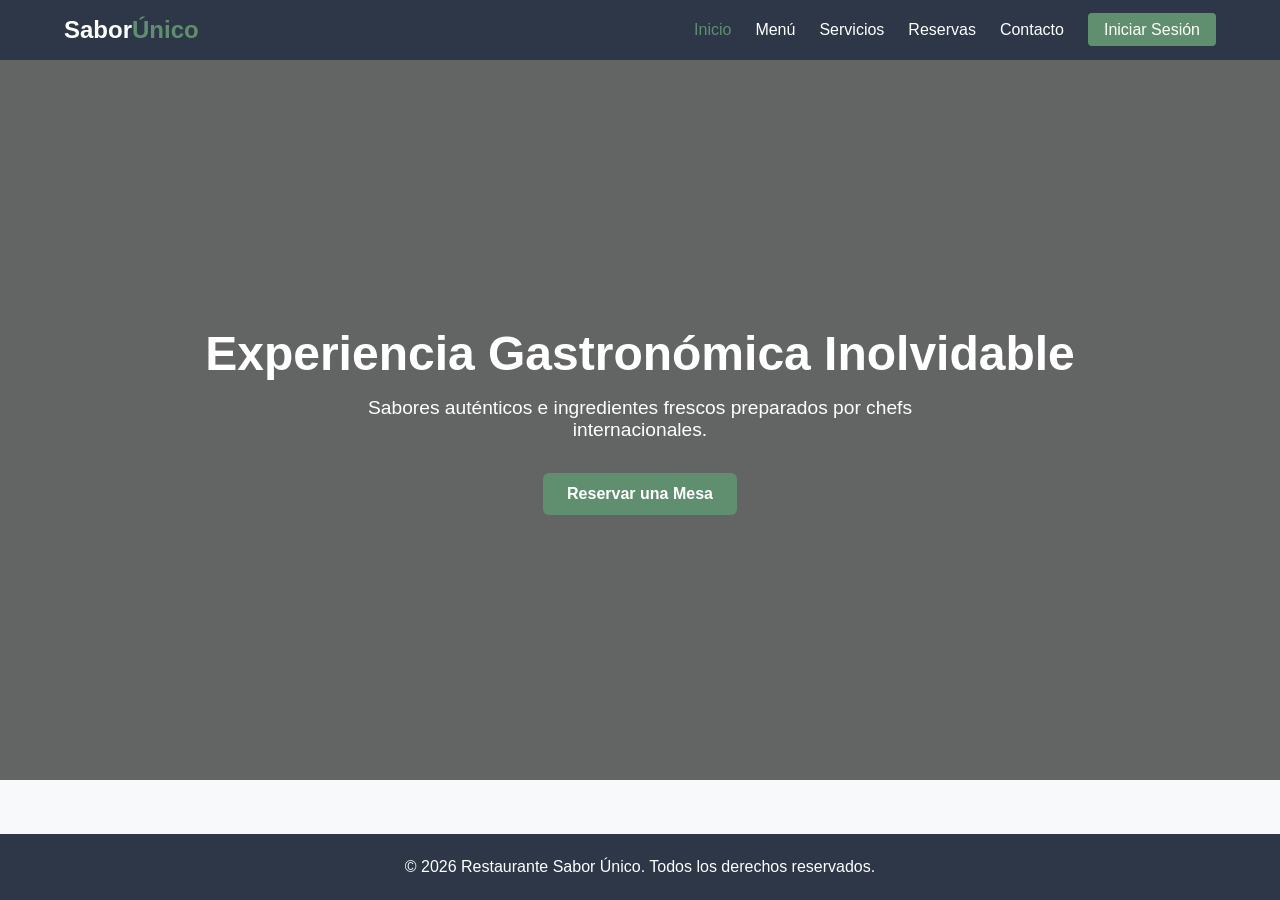
<file: index.html>
<!DOCTYPE html>
<html lang="es">
<head>
    <meta charset="UTF-8">
    <meta name="viewport" content="width=device-width, initial-scale=1.0">
    <title>Sabor Único - Inicio</title>
    <link rel="stylesheet" href="estilos.css">
</head>
<body>
    <header class="main-header">
        <div class="logo">Sabor<span>Único</span></div>
        <nav>
            <ul class="nav-links">
                <li><a href="index.html" class="active">Inicio</a></li>
                <li><a href="menú.html">Menú</a></li>
                <li><a href="servicios.html">Servicios</a></li>
                <li><a href="reservas.html">Reservas</a></li>
                <li><a href="contacto.html">Contacto</a></li>
                <li><a href="registro.html" class="btn-nav-login">Iniciar Sesión</a></li>
            </ul>
        </nav>
    </header>

    <main>
        <section class="hero">
            <h1>Experiencia Gastronómica Inolvidable</h1>
            <p>Sabores auténticos e ingredientes frescos preparados por chefs internacionales.</p>
            <a href="reservas.html" class="btn-primary">Reservar una Mesa</a>
        </section>
    </main>

    <footer>
        <p>&copy; 2026 Restaurante Sabor Único. Todos los derechos reservados.</p>
    </footer>
</body>
</html>
</file>
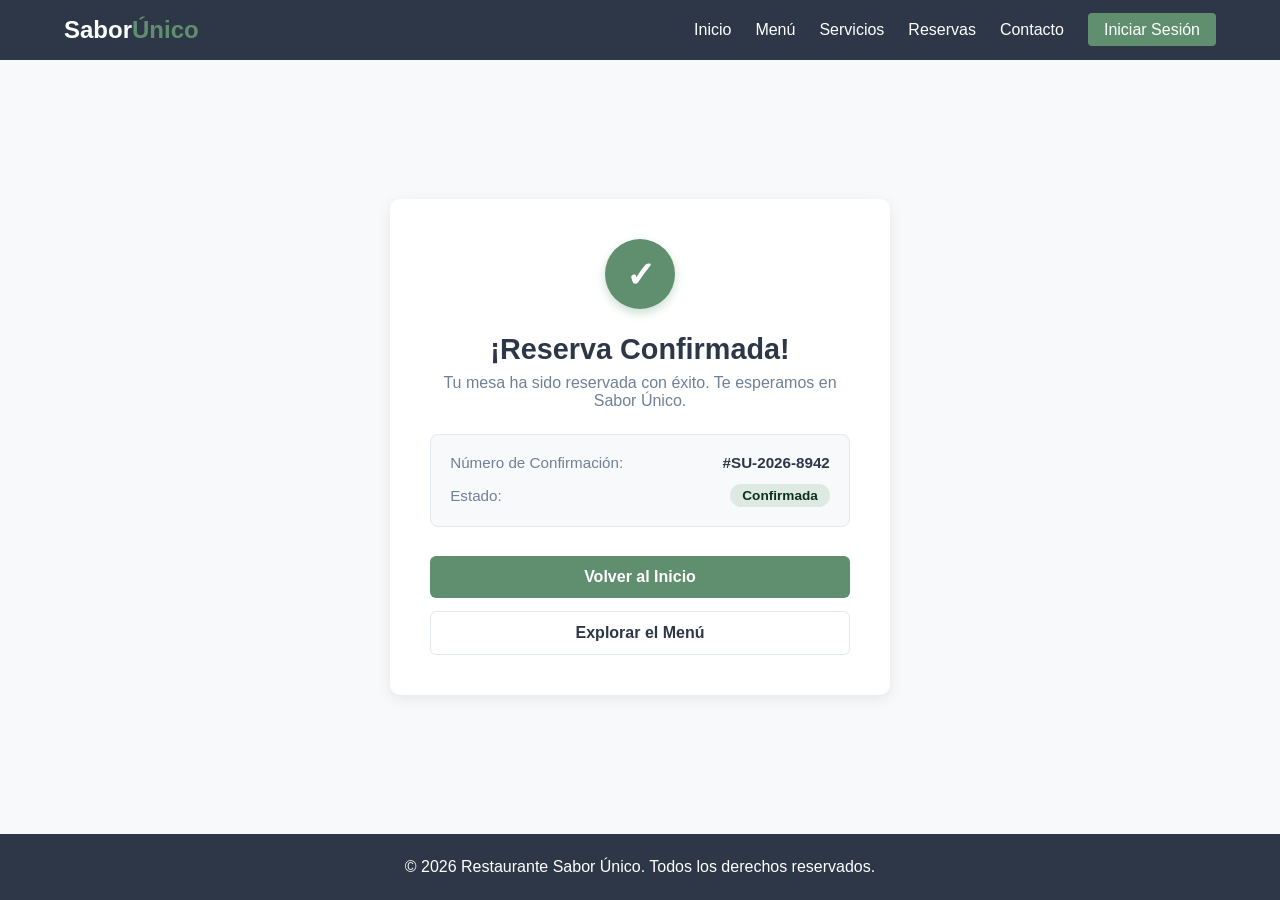
<file: confirmacion_reservas.html>
<!DOCTYPE html>
<html lang="es">
<head>
    <meta charset="UTF-8">
    <meta name="viewport" content="width=device-width, initial-scale=1.0">
    <title>Sabor Único - Reserva Confirmada</title>
    <link rel="stylesheet" href="estilos.css">
</head>
<body>
    <header class="main-header">
        <div class="logo">Sabor<span>Único</span></div>
        <nav>
            <ul class="nav-links">
                <li><a href="index.html">Inicio</a></li>
                <li><a href="menú.html">Menú</a></li>
                <li><a href="servicios.html">Servicios</a></li>
                <li><a href="reservas.html">Reservas</a></li>
                <li><a href="contacto.html">Contacto</a></li>
                <li><a href="registro.html" class="btn-nav-login">Iniciar Sesión</a></li>
            </ul>
        </nav>
    </header>

    <main class="container card-form-container">
        <article class="card-form confirmation-card">
            <div class="success-icon">✓</div>
            <h1 class="page-title" style="font-size: 1.8rem;">¡Reserva Confirmada!</h1>
            <p class="page-subtitle" style="margin-bottom: 1.5rem;">Tu mesa ha sido reservada con éxito. Te esperamos en Sabor Único.</p>

            <div class="summary-details">
                <div class="summary-item">
                    <span class="summary-label">Número de Confirmación:</span>
                    <span class="summary-value">#SU-2026-8942</span>
                </div>
                <div class="summary-item">
                    <span class="summary-label">Estado:</span>
                    <span class="badge-success">Confirmada</span>
                </div>
            </div>

            <div class="confirmation-actions">
                <a href="index.html" class="btn-primary" style="text-align: center; width: 100%;">Volver al Inicio</a>
                <a href="menú.html" class="btn-secondary" style="text-align: center; width: 100%;">Explorar el Menú</a>
            </div>
        </article>
    </main>

    <footer>
        <p>&copy; 2026 Restaurante Sabor Único. Todos los derechos reservados.</p>
    </footer>
</body>
</html>
</file>
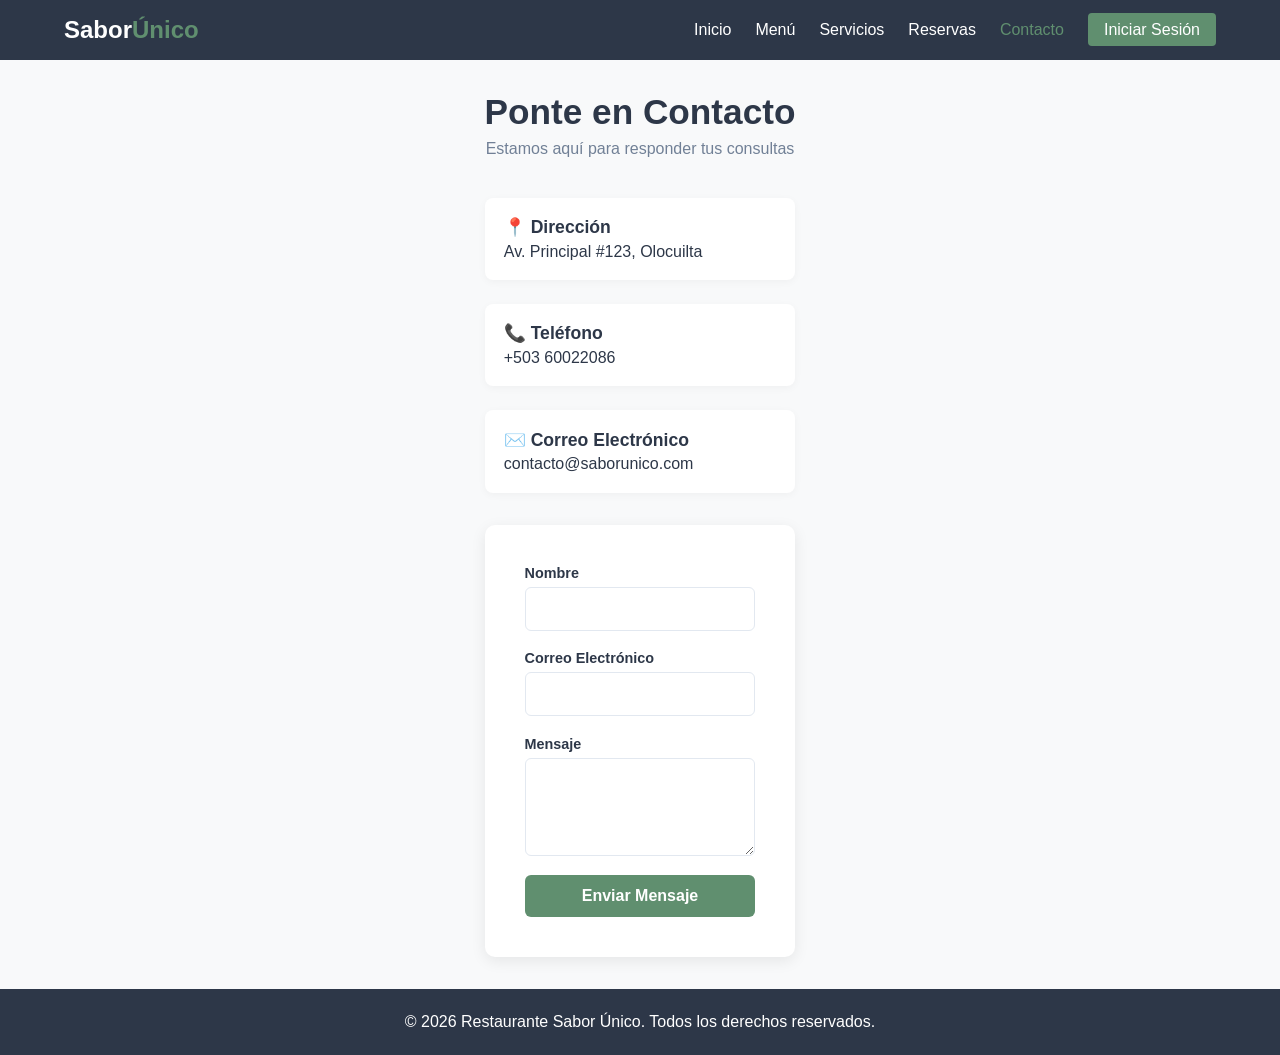
<file: contacto.html>
<!DOCTYPE html>
<html lang="es">
<head>
    <meta charset="UTF-8">
    <meta name="viewport" content="width=device-width, initial-scale=1.0">
    <title>Sabor Único - Contacto</title>
    <link rel="stylesheet" href="estilos.css">
</head>
<body>
    <header class="main-header">
        <div class="logo">Sabor<span>Único</span></div>
        <nav>
            <ul class="nav-links">
                <li><a href="index.html">Inicio</a></li>
                <li><a href="menu.html">Menú</a></li>
                <li><a href="servicios.html">Servicios</a></li>
                <li><a href="reservas.html">Reservas</a></li>
                <li><a href="contacto.html" class="active">Contacto</a></li>
                <li><a href="registro.html" class="btn-nav-login">Iniciar Sesión</a></li>
            </ul>
        </nav>
    </header>

    <main class="container">
        <section class="titulo-pagina">
            <h1 class="page-title">Ponte en Contacto</h1>
            <p class="page-subtitle">Estamos aquí para responder tus consultas</p>
        </section>

        <section class="contact-wrapper">
            <div class="contact-info">
                <article class="info-item">
                    <h3>📍 Dirección</h3>
                    <p>Av. Principal #123, Olocuilta</p>
                </article>
                <article class="info-item">
                    <h3>📞 Teléfono</h3>
                    <p>+503 60022086</p>
                </article>
                <article class="info-item">
                    <h3>✉️ Correo Electrónico</h3>
                    <p>contacto@saborunico.com</p>
                </article>
            </div>

            <form class="card-form" style="margin: 0;" action="index.html" method="get">
                <div class="form-group">
                    <label for="c-nombre">Nombre</label>
                    <input type="text" id="c-nombre" required>
                </div>
                <div class="form-group">
                    <label for="c-email">Correo Electrónico</label>
                    <input type="email" id="c-email" required>
                </div>
                <div class="form-group">
                    <label for="c-mensaje">Mensaje</label>
                    <textarea id="c-mensaje" rows="4" required></textarea>
                </div>
                <button type="submit" class="btn-primary" style="width: 100%;">Enviar Mensaje</button>
            </form>
        </section>
    </main>

    <footer>
        <p>&copy; 2026 Restaurante Sabor Único. Todos los derechos reservados.</p>
    </footer>
</body>
</html>
</file>
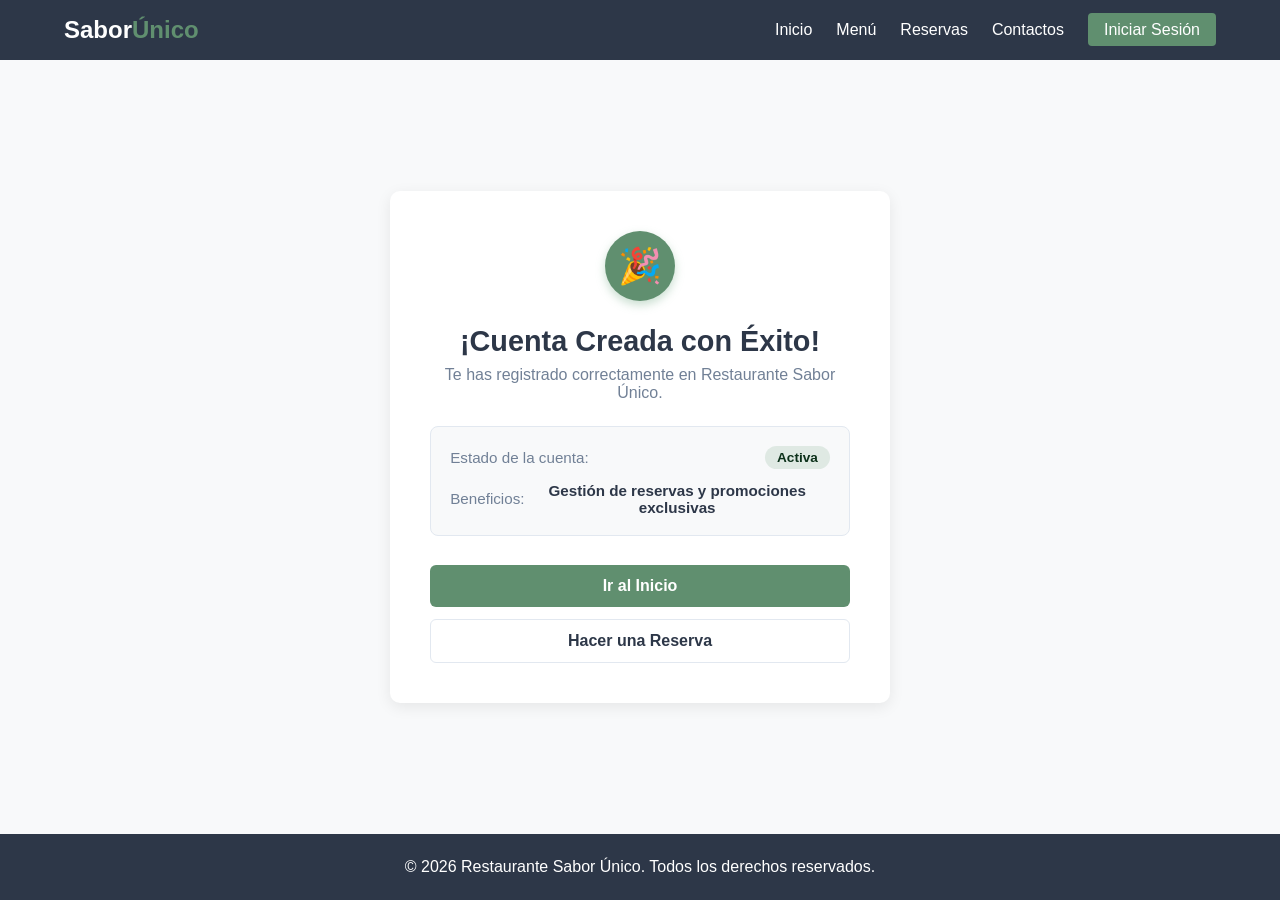
<file: registrado.html>
<!DOCTYPE html>
<html lang="es">
<head>
    <meta charset="UTF-8">
    <meta name="viewport" content="width=device-width, initial-scale=1.0">
    <title>Sabor Único - Cuenta Creada con Éxito</title>
    <link rel="stylesheet" href="estilos.css">
</head>
<body>
    <header class="main-header">
        <div class="logo">Sabor<span>Único</span></div>
        <ul class="nav-links">
            <li><a href="index.html">Inicio</a></li>
            <li><a href="menú.html">Menú</a></li>
            <li><a href="reservas.html">Reservas</a></li>
            <li><a href="contactos.html">Contactos</a></li>
            <li><a href="registro.html" class="btn-nav-login">Iniciar Sesión</a></li>
        </ul>
    </header>

    <main class="container card-form-container">
        <div class="card-form confirmation-card">
            <div class="success-icon">🎉</div>
            <h1 class="page-title" style="font-size: 1.8rem;">¡Cuenta Creada con Éxito!</h1>
            <p class="page-subtitle" style="margin-bottom: 1.5rem;">Te has registrado correctamente en Restaurante Sabor Único.</p>

            <div class="summary-details">
                <div class="summary-item">
                    <span class="summary-label">Estado de la cuenta:</span>
                    <span class="badge-success">Activa</span>
                </div>
                <div class="summary-item">
                    <span class="summary-label">Beneficios:</span>
                    <span class="summary-value">Gestión de reservas y promociones exclusivas</span>
                </div>
            </div>

            <div class="confirmation-actions">
    <a href="index.html" class="btn-primary" style="text-align: center; width: 100%;">Ir al Inicio</a>
    <a href="reservas.html" class="btn-secondary" style="text-align: center; width: 100%;">Hacer una Reserva</a>
</div>
        </div>
    </main>

    <footer>
        <p>&copy; 2026 Restaurante Sabor Único. Todos los derechos reservados.</p>
    </footer>
</body>
</html>
</file>
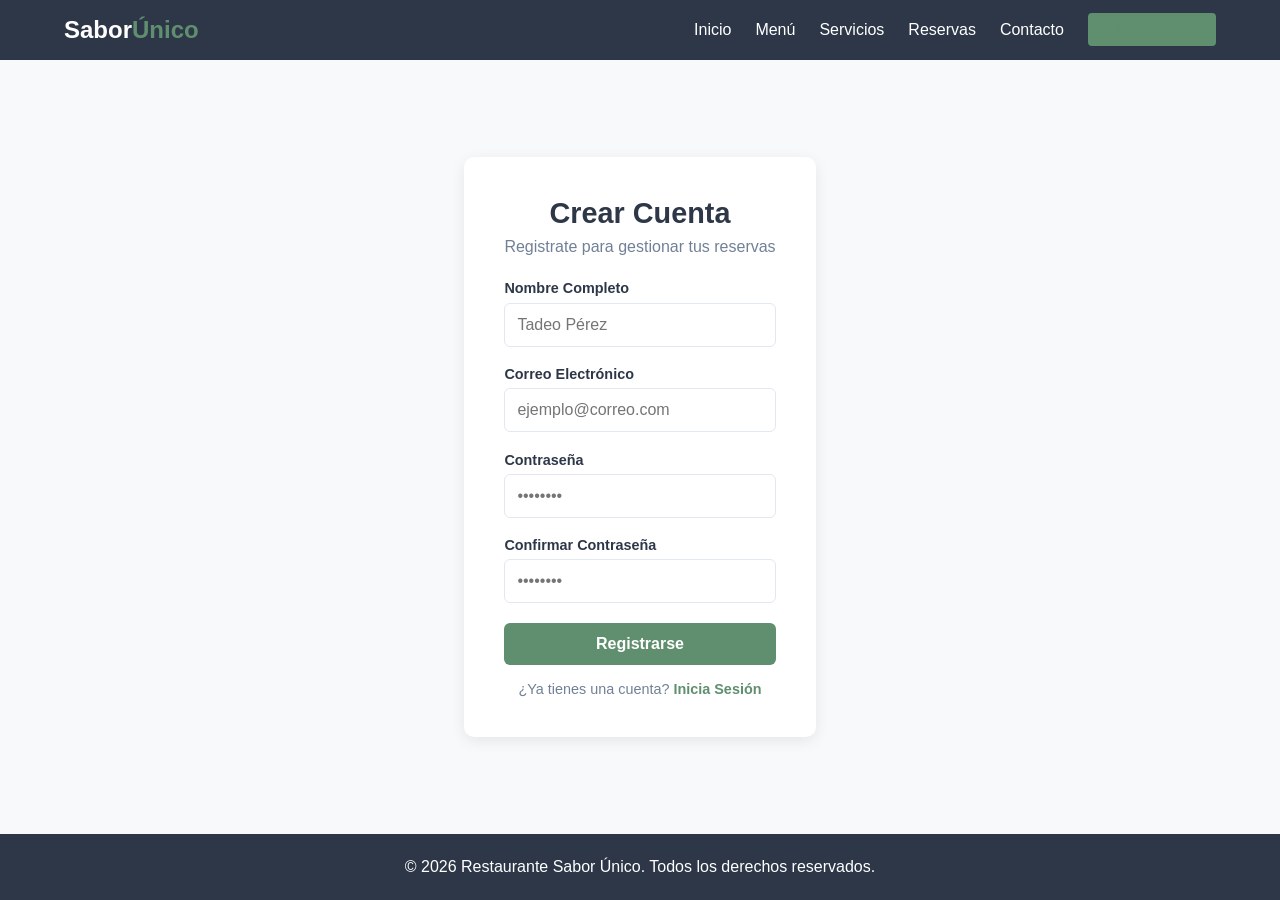
<file: registro.html>
<!DOCTYPE html>
<html lang="es">
<head>
    <meta charset="UTF-8">
    <meta name="viewport" content="width=device-width, initial-scale=1.0">
    <title>Sabor Único - Crear Cuenta</title>
    <link rel="stylesheet" href="estilos.css">
</head>
<body>
    <header class="main-header">
        <div class="logo">Sabor<span>Único</span></div>
        <nav>
            <ul class="nav-links">
                <li><a href="index.html">Inicio</a></li>
                <li><a href="menu.html">Menú</a></li>
                <li><a href="servicios.html">Servicios</a></li>
                <li><a href="reservas.html">Reservas</a></li>
                <li><a href="contacto.html">Contacto</a></li>
                <li><a href="registro.html" class="btn-nav-login active">Iniciar Sesión</a></li>
            </ul>
        </nav>
    </header>

    <main class="container card-form-container">
        <section class="card-form">
            <h1 class="page-title" style="font-size: 1.8rem;">Crear Cuenta</h1>
            <p class="page-subtitle" style="margin-bottom: 1.5rem;">Registrate para gestionar tus reservas</p>

            <form action="registrado.html" method="get">
                <div class="form-group">
                    <label for="reg-nombre">Nombre Completo</label>
                    <input type="text" id="reg-nombre" placeholder="Tadeo Pérez" required>
                </div>

                <div class="form-group">
                    <label for="reg-email">Correo Electrónico</label>
                    <input type="email" id="reg-email" placeholder="ejemplo@correo.com" required>
                </div>

                <div class="form-group">
                    <label for="reg-pass">Contraseña</label>
                    <input type="password" id="reg-pass" placeholder="••••••••" required>
                </div>

                <div class="form-group">
                    <label for="reg-pass-confirm">Confirmar Contraseña</label>
                    <input type="password" id="reg-pass-confirm" placeholder="••••••••" required>
                </div>

                <button type="submit" class="btn-primary" style="width: 100%; margin-bottom: 1rem;">Registrarse</button>

                <p style="text-align: center; font-size: 0.9rem; color: var(--text-muted);">
                    ¿Ya tienes una cuenta? <a href="registro.html" style="color: var(--primary-color); text-decoration: none; font-weight: bold;">Inicia Sesión</a>
                </p>
            </form>
        </section>
    </main>

    <footer>
        <p>&copy; 2026 Restaurante Sabor Único. Todos los derechos reservados.</p>
    </footer>
</body>
</html>
</file>
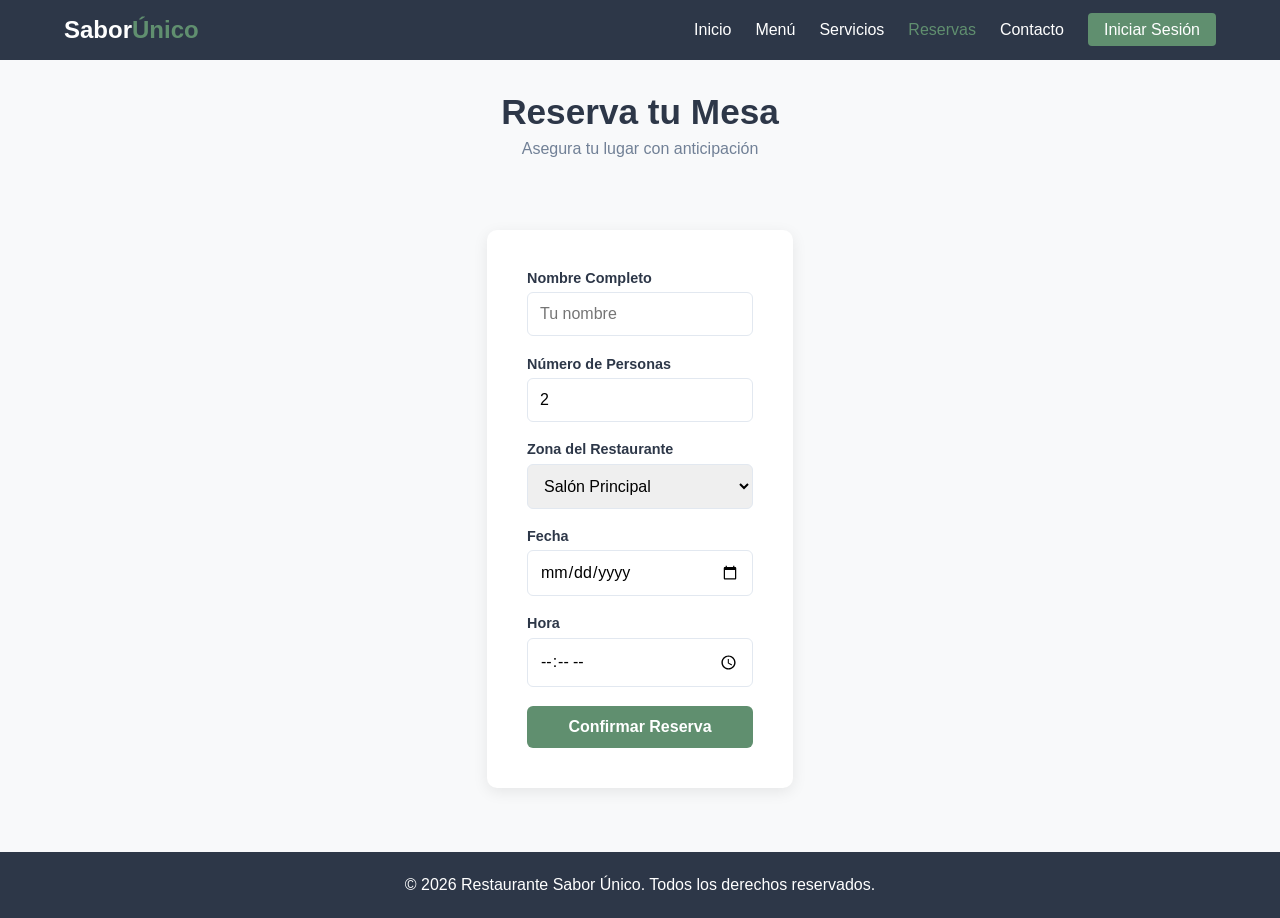
<file: reservas.html>
<!DOCTYPE html>
<html lang="es">
<head>
    <meta charset="UTF-8">
    <meta name="viewport" content="width=device-width, initial-scale=1.0">
    <title>Sabor Único - Reservas</title>
    <link rel="stylesheet" href="estilos.css">
</head>
<body>
    <header class="main-header">
        <div class="logo">Sabor<span>Único</span></div>
        <nav>
            <ul class="nav-links">
                <li><a href="index.html">Inicio</a></li>
                <li><a href="menú.html">Menú</a></li>
                <li><a href="servicios.html">Servicios</a></li>
                <li><a href="reservas.html" class="active">Reservas</a></li>
                <li><a href="contacto.html">Contacto</a></li>
                <li><a href="registro.html" class="btn-nav-login">Iniciar Sesión</a></li>
            </ul>
        </nav>
    </header>

    <main class="container">
        <section class="titulo-pagina">
            <h1 class="page-title">Reserva tu Mesa</h1>
            <p class="page-subtitle">Asegura tu lugar con anticipación</p>
        </section>

        <section class="card-form-container">
            <form class="card-form" action="confirmacion_reservas.html" method="get">
                <div class="form-group">
                    <label for="nombre">Nombre Completo</label>
                    <input type="text" id="nombre" placeholder="Tu nombre" required>
                </div>

                <div class="form-group">
                    <label for="personas">Número de Personas</label>
                    <input type="number" id="personas" min="1" max="20" value="2" required>
                </div>

                <div class="form-group">
                    <label for="zona">Zona del Restaurante</label>
                    <select id="zona" required>
                        <option value="salon">Salón Principal</option>
                        <option value="terraza">Terraza</option>
                        <option value="vip">Zona VIP</option>
                    </select>
                </div>

                <div class="form-group">
                    <label for="fecha">Fecha</label>
                    <input type="date" id="fecha" required>
                </div>

                <div class="form-group">
                    <label for="hora">Hora</label>
                    <input type="time" id="hora" required>
                </div>

                <button type="submit" class="btn-primary" style="width: 100%;">Confirmar Reserva</button>
            </form>
        </section>
    </main>

    <footer>
        <p>&copy; 2026 Restaurante Sabor Único. Todos los derechos reservados.</p>
    </footer>
</body>
</html>
</file>
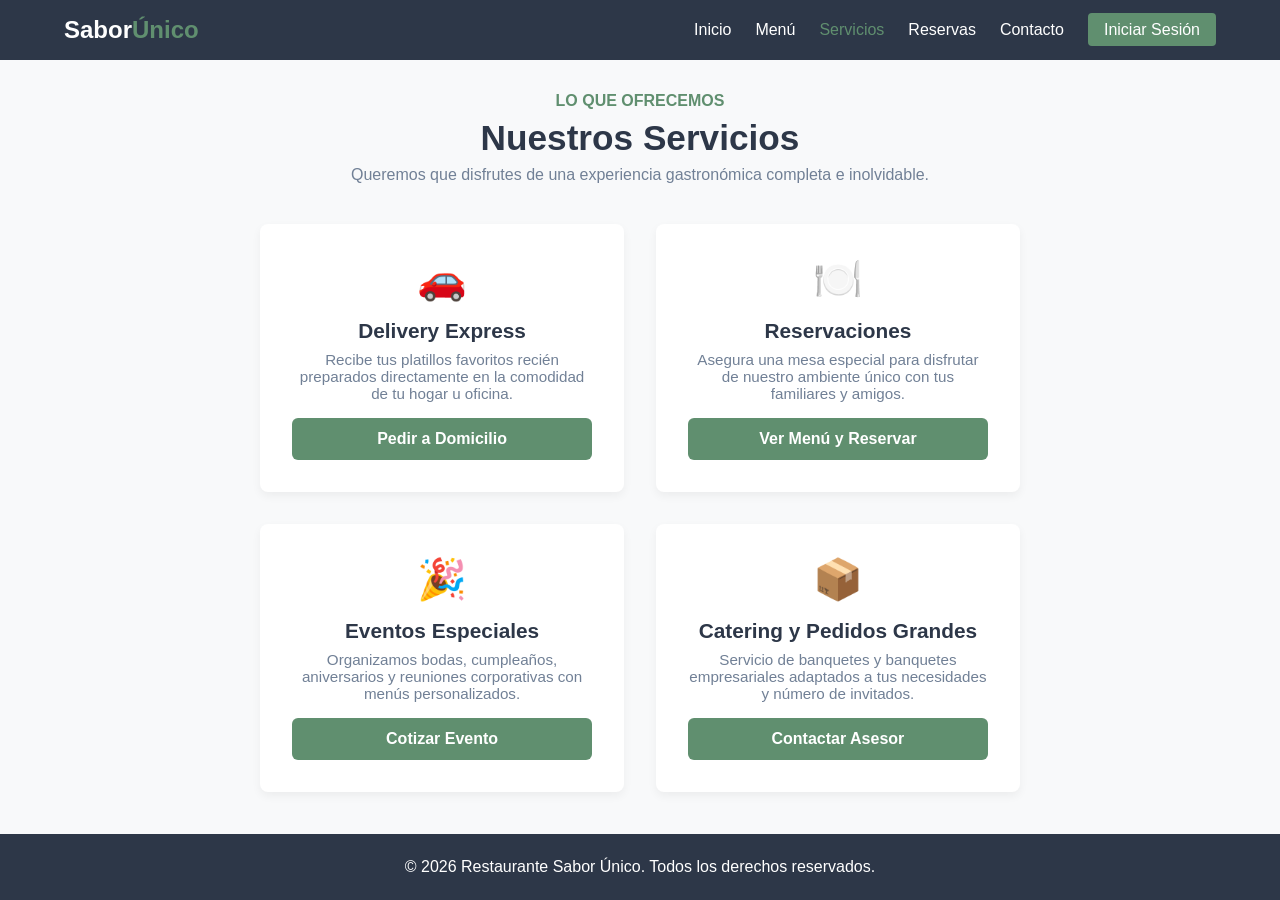
<file: servicios.html>
<!DOCTYPE html>
<html lang="es">
<head>
    <meta charset="UTF-8">
    <meta name="viewport" content="width=device-width, initial-scale=1.0">
    <title>Sabor Único - Servicios</title>
    <link rel="stylesheet" href="estilos.css">
</head>
<body>
    <header class="main-header">
        <div class="logo">Sabor<span>Único</span></div>
        <nav>
            <ul class="nav-links">
                <li><a href="index.html">Inicio</a></li>
                <li><a href="menú.html">Menú</a></li>
                <li><a href="servicios.html" class="active">Servicios</a></li>
                <li><a href="reservas.html">Reservas</a></li>
                <li><a href="contacto.html">Contacto</a></li>
                <li><a href="registro.html" class="btn-nav-login">Iniciar Sesión</a></li>
            </ul>
        </nav>
    </header>

    <main class="container">
        <section class="titulo-pagina">
            <p class="page-subtitle" style="margin-bottom: 0.5rem; text-transform: uppercase; font-weight: bold; color: var(--primary-color);">Lo que ofrecemos</p>
            <h1 class="page-title">Nuestros Servicios</h1>
            <p class="page-subtitle">Queremos que disfrutes de una experiencia gastronómica completa e inolvidable.</p>
        </section>

        <section class="servicios-grid">
            <article class="servicio-card">
                <div class="servicio-icon">🚗</div>
                <h2>Delivery Express</h2>
                <p>Recibe tus platillos favoritos recién preparados directamente en la comodidad de tu hogar u oficina.</p>
                <a href="contacto.html" class="btn-primary" style="margin-top: 1rem;">Pedir a Domicilio</a>
            </article>

            <article class="servicio-card">
                <div class="servicio-icon">🍽️</div>
                <h2>Reservaciones</h2>
                <p>Asegura una mesa especial para disfrutar de nuestro ambiente único con tus familiares y amigos.</p>
                <!-- Botón funcional que redirige a la página del menú -->
                <a href="menú.html" class="btn-primary" style="margin-top: 1rem;">Ver Menú y Reservar</a>
            </article>

            <article class="servicio-card">
                <div class="servicio-icon">🎉</div>
                <h2>Eventos Especiales</h2>
                <p>Organizamos bodas, cumpleaños, aniversarios y reuniones corporativas con menús personalizados.</p>
                <a href="contacto.html" class="btn-primary" style="margin-top: 1rem;">Cotizar Evento</a>
            </article>

            <article class="servicio-card">
                <div class="servicio-icon">📦</div>
                <h2>Catering y Pedidos Grandes</h2>
                <p>Servicio de banquetes y banquetes empresariales adaptados a tus necesidades y número de invitados.</p>
                <a href="contacto.html" class="btn-primary" style="margin-top: 1rem;">Contactar Asesor</a>
            </article>
        </section>
    </main>

    <footer>
        <p>&copy; 2026 Restaurante Sabor Único. Todos los derechos reservados.</p>
    </footer>
</body>
</html>
</file>
<file: estilos.css>
/*RESET & VARIABLES GLOBALES*/
* {
    margin: 0;
    padding: 0;
    box-sizing: border-box;
    font-family: 'Segoe UI', Tahoma, Geneva, Verdana, sans-serif;
}

:root {
    --primary-color: #608f6f;       /* Verde elegante de restaurante */
    --primary-hover: #0c311a;
    --dark-bg: #2d3748;             /* Fondo oscuro consistente */
    --light-bg: #f8f9fa;            /* Fondo claro */
    --card-bg: #ffffff;
    --text-dark: #2d3748;
    --text-muted: #718096;
    --border-color: #e2e8f0;
}

body {
    background-color: var(--light-bg);
    color: var(--text-dark);
    display: flex;
    flex-direction: column;
    min-height: 100vh;
}

/* NAVEGACIÓN / HEADER */
.main-header {
    background-color: var(--dark-bg);
    display: flex;
    justify-content: space-between;
    align-items: center;
    padding: 1rem 5%;
    position: sticky;
    top: 0;
    z-index: 1000;
}

.logo {
    color: #fff;
    font-size: 1.5rem;
    font-weight: bold;
}

.logo span {
    color: var(--primary-color);
}

.nav-links {
    display: flex;
    list-style: none;
    gap: 1.5rem;
    align-items: center;
}

.nav-links a {
    color: #fff;
    text-decoration: none;
    font-weight: 500;
    transition: color 0.3s;
}

.nav-links a:hover,
.nav-links a.active {
    color: var(--primary-color);
}

.btn-nav-login {
    background-color: var(--primary-color);
    padding: 0.5rem 1rem;
    border-radius: 4px;
}

.btn-nav-login:hover {
    background-color: var(--primary-hover) !important;
}

/*LAYOUT Y SECCIONES*/
.container {
    max-width: 1100px;
    margin: 2rem auto;
    padding: 0 1.5rem;
    flex: 1;
}

.page-title {
    text-align: center;
    font-size: 2.2rem;
    margin-bottom: 0.5rem;
    color: var(--dark-bg);
}

.page-subtitle {
    text-align: center;
    color: var(--text-muted);
    margin-bottom: 2.5rem;
}

/* BOTONES Y FORMULARIOS*/
.btn-primary {
    display: inline-block;
    background-color: var(--primary-color);
    color: #fff;
    padding: 0.75rem 1.5rem;
    border: none;
    border-radius: 6px;
    font-size: 1rem;
    font-weight: 600;
    cursor: pointer;
    text-decoration: none;
    transition: background-color 0.3s;
}

.btn-primary:hover {
    background-color: var(--primary-hover);
}

.form-group {
    margin-bottom: 1.2rem;
    display: flex;
    flex-direction: column;
}

.form-group label {
    margin-bottom: 0.4rem;
    font-weight: 600;
    font-size: 0.9rem;
}

.form-group input,
.form-group select,
.form-group textarea {
    padding: 0.75rem;
    border: 1px solid var(--border-color);
    border-radius: 6px;
    font-size: 1rem;
    outline: none;
    transition: border-color 0.3s;
}

.form-group input:focus,
.form-group select:focus,
.form-group textarea:focus {
    border-color: var(--primary-color);
}

/* TARJETAS Y MÓDULOS DE FORMULARIO */
.card-form-container {
    display: flex;
    justify-content: center;
    align-items: center;
    padding: 2rem 0;
}

.card-form {
    background-color: var(--card-bg);
    padding: 2.5rem;
    border-radius: 10px;
    box-shadow: 0 4px 15px rgba(0, 0, 0, 0.08);
    width: 100%;
    max-width: 450px;
}

/*HERO SECTION*/
.hero {
    background: linear-gradient(rgba(0, 0, 0, 0.6), rgba(0, 0, 0, 0.6)), 
                url('https://images.unsplash.com/photo-1517248135467-4c7edcad34c4?q=80&w=1200') center/cover;
    height: 80vh;
    display: flex;
    flex-direction: column;
    justify-content: center;
    align-items: center;
    color: #fff;
    text-align: center;
    padding: 0 1rem;
}

.hero h1 {
    font-size: 3rem;
    margin-bottom: 1rem;
}

.hero p {
    font-size: 1.2rem;
    margin-bottom: 2rem;
    max-width: 600px;
}

/*MENÚ Y SERVICIOS GRID */
.menu-grid,
.servicios-grid {
    display: grid;
    grid-template-columns: repeat(auto-fit, minmax(280px, 1fr));
    gap: 2rem;
}

.menu-item,
.servicio-card {
    background-color: var(--card-bg);
    border-radius: 8px;
    overflow: hidden;
    box-shadow: 0 4px 10px rgba(0, 0, 0, 0.05);
    display: flex;
    flex-direction: column;
    transition: transform 0.3s ease, box-shadow 0.3s ease;
}

.menu-item:hover,
.servicio-card:hover {
    transform: translateY(-5px) scale(1.02);
    box-shadow: 0 8px 20px rgba(0, 0, 0, 0.15);
}

.menu-item img {
    width: 100%;
    height: 180px;
    object-fit: cover;
}

.menu-info {
    padding: 1.2rem;
    display: flex;
    flex-direction: column;
    flex: 1;
}

.menu-header {
    display: flex;
    justify-content: space-between;
    align-items: center;
    margin-bottom: 0.5rem;
}

.menu-price {
    color: var(--primary-color);
    font-weight: bold;
    font-size: 1.1rem;
}

.menu-desc {
    color: var(--text-muted);
    font-size: 0.9rem;
}

.servicio-card {
    padding: 2rem;
    text-align: center;
}

.servicio-icon {
    font-size: 2.5rem;
    margin-bottom: 1rem;
}

.servicio-card h2 {
    font-size: 1.3rem;
    margin-bottom: 0.5rem;
}

.servicio-card p {
    color: var(--text-muted);
    font-size: 0.95rem;
}

/* CONTACTO*/
.contact-wrapper {
    display: grid;
    grid-template-columns: repeat(auto-fit, minmax(300px, 1fr));
    gap: 2rem;
}

.contact-info {
    display: flex;
    flex-direction: column;
    gap: 1.5rem;
}

.info-item {
    background-color: var(--card-bg);
    padding: 1.2rem;
    border-radius: 8px;
    box-shadow: 0 2px 8px rgba(0,0,0,0.04);
}

.info-item h3 {
    font-size: 1.1rem;
    margin-bottom: 0.3rem;
}

/* FOOTER*/
footer {
    background-color: var(--dark-bg);
    color: #fff;
    text-align: center;
    padding: 1.5rem;
    margin-top: auto;
}

/* RESPONSIVE DESIGN*/
@media (max-width: 768px) {
    .main-header {
        flex-direction: column;
        gap: 1rem;
    }
    .nav-links {
        flex-direction: column;
        align-items: center;
        gap: 0.8rem;
    }
    .hero h1 {
        font-size: 2rem;
    }
}

/*PÁGINA DE CONFIRMACIÓN DE RESERVA */
.confirmation-card {
    text-align: center;
    max-width: 500px;
}

.success-icon {
    width: 70px;
    height: 70px;
    background-color: var(--primary-color);
    color: #ffffff;
    font-size: 2.2rem;
    font-weight: bold;
    border-radius: 50%;
    display: flex;
    align-items: center;
    justify-content: center;
    margin: 0 auto 1.5rem auto;
    box-shadow: 0 4px 10px rgba(121, 172, 137, 0.4);
}

.summary-details {
    background-color: var(--light-bg);
    border: 1px solid var(--border-color);
    border-radius: 8px;
    padding: 1.2rem;
    margin-bottom: 1.8rem;
    display: flex;
    flex-direction: column;
    gap: 0.8rem;
}

.summary-item {
    display: flex;
    justify-content: space-between;
    align-items: center;
    font-size: 0.95rem;
}

.summary-label {
    color: var(--text-muted);
    font-weight: 500;
}

.summary-value {
    color: var(--text-dark);
    font-weight: 700;
}

.badge-success {
    background-color: rgba(121, 172, 137, 0.2);
    color: #0c311a;
    padding: 0.25rem 0.75rem;
    border-radius: 20px;
    font-size: 0.85rem;
    font-weight: 700;
}

.confirmation-actions {
    display: flex;
    flex-direction: column;
    gap: 0.8rem;
}

.btn-secondary {
    display: inline-block;
    background-color: transparent;
    color: var(--text-dark);
    padding: 0.75rem 1.5rem;
    border: 1px solid var(--border-color);
    border-radius: 6px;
    font-size: 1rem;
    font-weight: 600;
    cursor: pointer;
    text-decoration: none;
    transition: all 0.3s ease;
}
/* Botón secundario para acciones opcionales */
.btn-secondary {
    display: inline-block;
    background-color: transparent;
    color: var(--text-dark);
    padding: 0.75rem 1.5rem;
    border: 1px solid var(--border-color);
    border-radius: 6px;
    font-size: 1rem;
    font-weight: 600;
    cursor: pointer;
    text-decoration: none;
    transition: all 0.3s ease;
}

.btn-secondary:hover {
    background-color: var(--border-color);
    color: var(--text-dark);
}

.btn-secondary:hover {
    background-color: var(--border-color);
    color: var(--text-dark);
}
</file>
